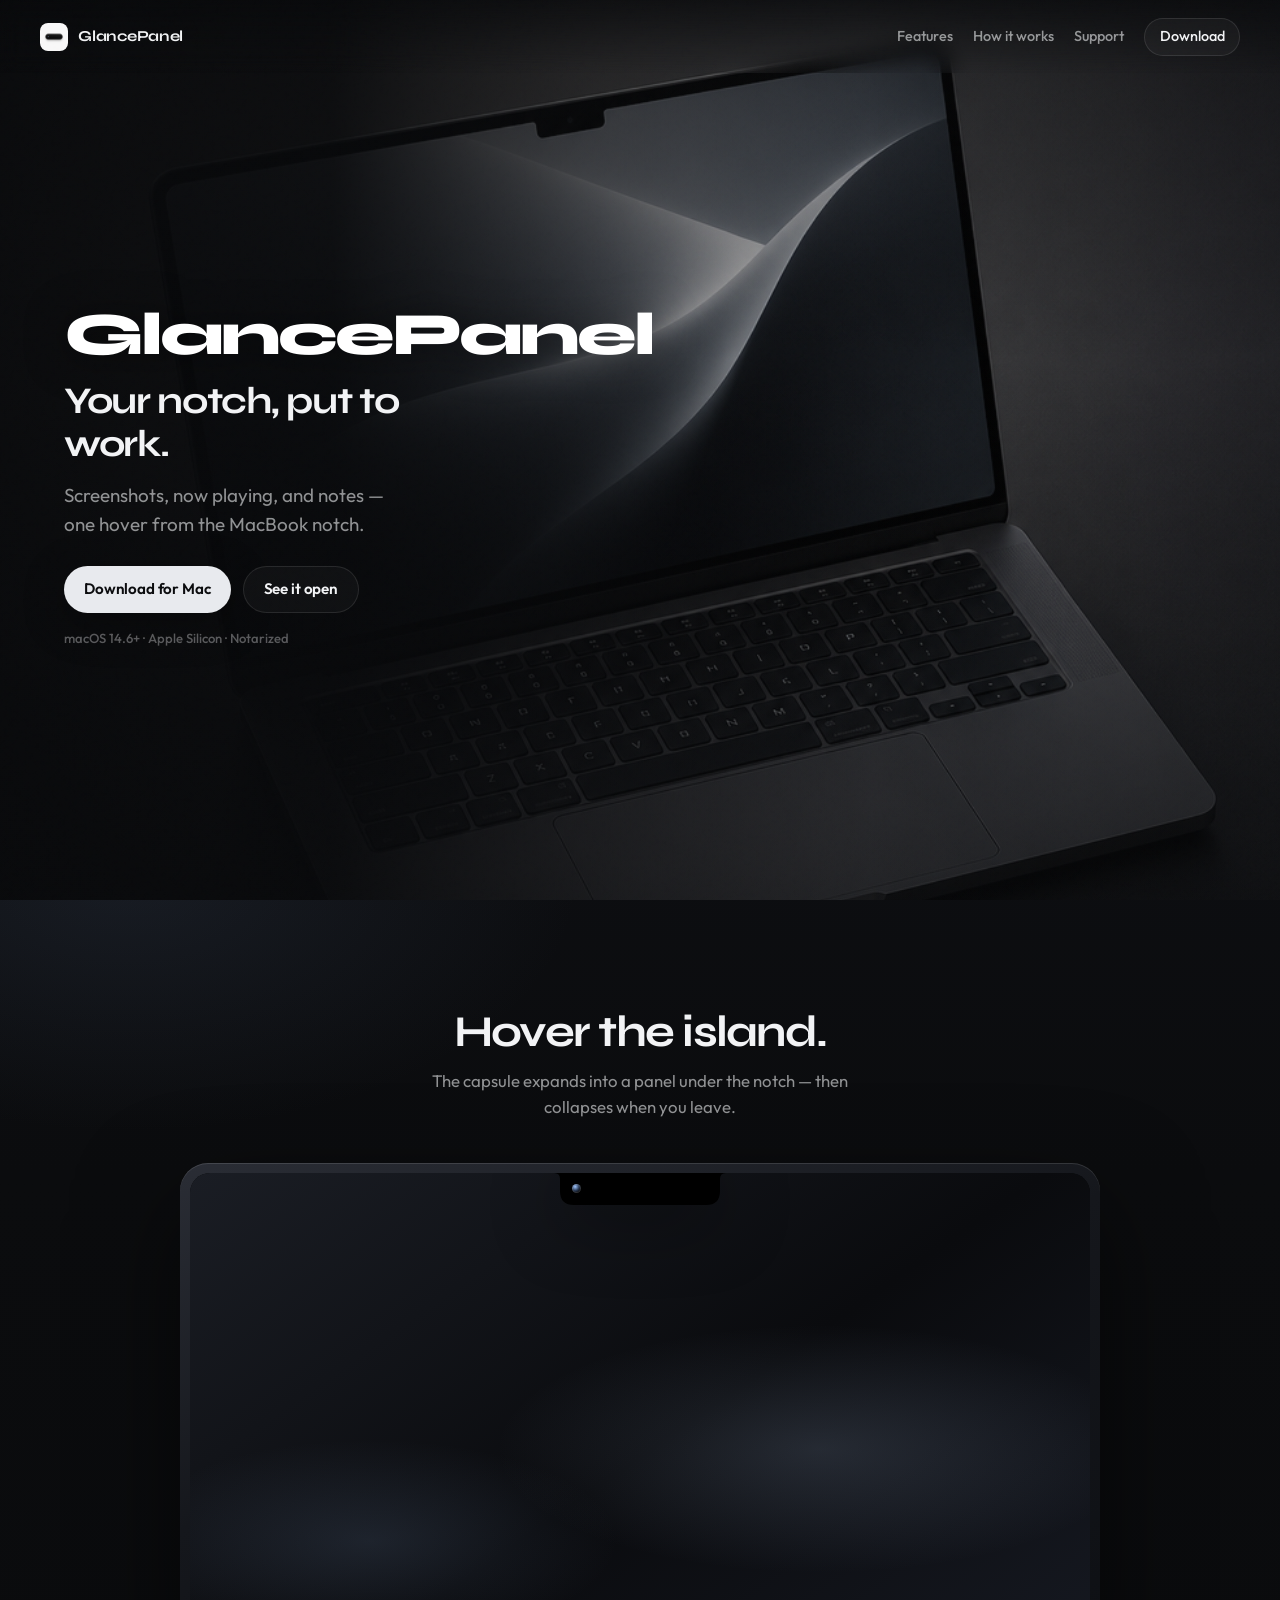
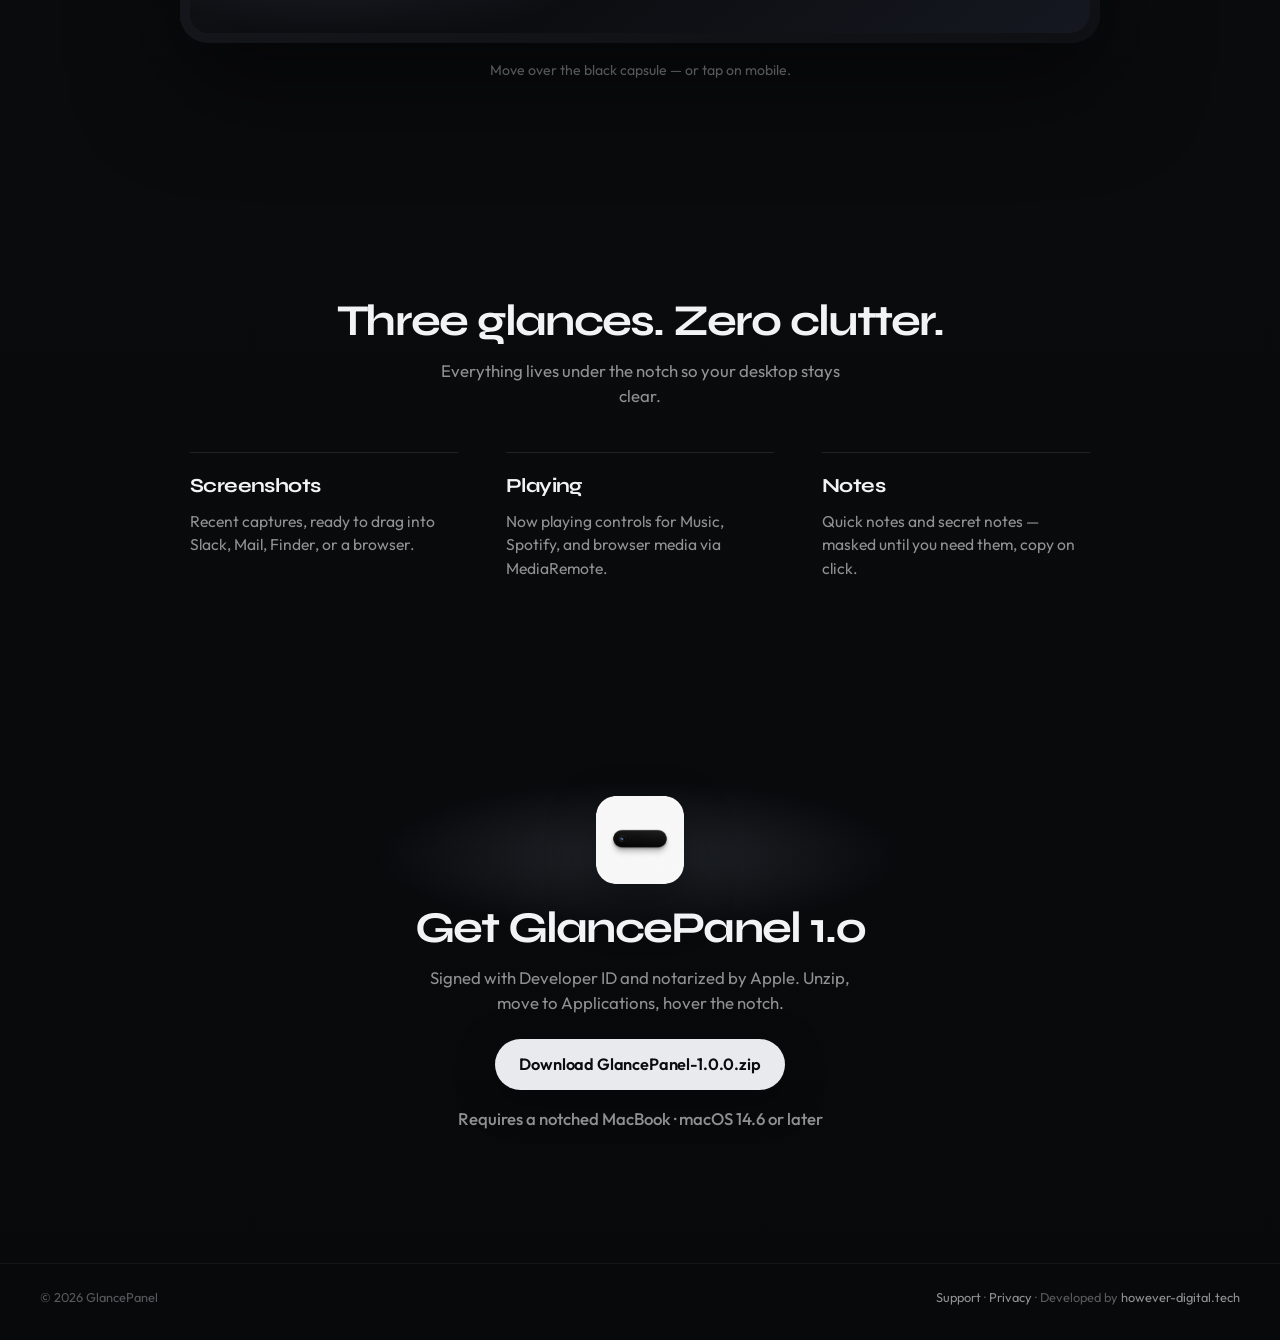
<file: index.html>
<!DOCTYPE html>
<html lang="en">
  <head>
    <meta charset="utf-8" />
    <meta name="viewport" content="width=device-width, initial-scale=1" />
    <title>GlancePanel — MacBook notch utility</title>
    <meta
      name="description"
      content="GlancePanel turns your MacBook notch into a panel for screenshots, now playing, and notes. Hover to open."
    />
    <meta property="og:title" content="GlancePanel" />
    <meta
      property="og:description"
      content="Screenshots, now playing, and notes — one hover from the notch."
    />
    <meta property="og:image" content="assets/hero-macbook.png" />
    <link rel="icon" type="image/png" sizes="32x32" href="assets/favicon-32.png" />
    <link rel="icon" type="image/png" sizes="128x128" href="assets/favicon-128.png" />
    <link rel="apple-touch-icon" href="assets/apple-touch-icon.png" />
    <link rel="preconnect" href="https://fonts.googleapis.com" />
    <link rel="preconnect" href="https://fonts.gstatic.com" crossorigin />
    <link
      href="https://fonts.googleapis.com/css2?family=Outfit:wght@400;500;600&family=Syne:wght@600;700;800&display=swap"
      rel="stylesheet"
    />
    <link rel="stylesheet" href="styles.css" />
  </head>
  <body>
    <div class="noise" aria-hidden="true"></div>

    <header class="site-header">
      <a class="brand-mark" href="#top" aria-label="GlancePanel home">
        <img src="assets/favicon-128.png" alt="" width="28" height="28" />
        <span>GlancePanel</span>
      </a>
      <nav class="nav">
        <a href="#features">Features</a>
        <a href="#how">How it works</a>
        <a href="support.html">Support</a>
        <a class="nav-cta" href="#download">Download</a>
      </nav>
    </header>

    <main id="top">
      <section class="hero">
        <div class="hero-media" aria-hidden="true">
          <img
            class="hero-photo"
            src="assets/hero-macbook.png"
            alt=""
            fetchpriority="high"
          />
          <div class="hero-veil"></div>
        </div>

        <div class="hero-copy">
          <p class="brand-hero">GlancePanel</p>
          <h1>Your notch, put to work.</h1>
          <p class="lede">
            Screenshots, now playing, and notes — one hover from the MacBook
            notch.
          </p>
          <div class="cta-row">
            <a class="btn btn-primary" href="download/GlancePanel-1.0.0.zip"
              >Download for Mac</a
            >
            <a class="btn btn-ghost" href="#how">See it open</a>
          </div>
          <p class="meta">macOS 14.6+ · Apple Silicon · Notarized</p>
        </div>
      </section>

      <section class="demo" id="how">
        <div class="section-intro">
          <h2>Hover the island.</h2>
          <p>The capsule expands into a panel under the notch — then collapses when you leave.</p>
        </div>

        <div class="demo-stage" data-demo>
          <div class="bezel">
            <div class="screen">
              <div class="wallpaper"></div>

              <div class="island" data-island>
                <svg class="island-shape" aria-hidden="true">
                  <path data-island-fill fill="#000" />
                  <path
                    data-island-stroke
                    fill="none"
                    stroke="rgba(255,255,255,0.12)"
                    stroke-width="0.5"
                    vector-effect="non-scaling-stroke"
                  />
                </svg>

                <div class="island-shell">
                  <div class="island-collapsed" aria-hidden="true">
                    <span class="lens"></span>
                  </div>

                  <!-- Content always at expanded size; shell clips it while morphing (like NotchView). -->
                  <div class="island-panel" data-panel>
                    <aside class="gp-sidebar">
                      <div class="gp-nav">
                        <button class="gp-mod is-active" type="button" data-mod="shots" aria-label="Screenshots" title="Screenshots">
                          <svg viewBox="0 0 24 24" fill="none" stroke="currentColor" stroke-width="1.7" stroke-linecap="round" stroke-linejoin="round"><path d="M3 7h3l1.2-2h9.6L18 7h3v12H3z"/><circle cx="12" cy="13" r="3.2"/></svg>
                        </button>
                        <button class="gp-mod" type="button" data-mod="play" aria-label="Playing" title="Playing">
                          <svg viewBox="0 0 24 24" fill="currentColor"><path d="M9 7.5v9l8-4.5-8-4.5z"/></svg>
                        </button>
                        <button class="gp-mod" type="button" data-mod="notes" aria-label="Notes" title="Notes">
                          <svg viewBox="0 0 24 24" fill="none" stroke="currentColor" stroke-width="1.7" stroke-linecap="round"><path d="M7 4h8l3 3v13H7z"/><path d="M15 4v3h3"/><path d="M9 11h7M9 14h5"/></svg>
                        </button>
                      </div>
                      <button class="gp-mod gp-gear" type="button" aria-label="Settings" title="Settings">
                        <svg viewBox="0 0 24 24" fill="none" stroke="currentColor" stroke-width="1.7"><circle cx="12" cy="12" r="3"/><path d="M12 3.5v2.2M12 18.3v2.2M4.9 6.5l1.6 1.6M17.5 15.9l1.6 1.6M3.5 12h2.2M18.3 12h2.2M4.9 17.5l1.6-1.6M17.5 8.1l1.6-1.6"/></svg>
                      </button>
                    </aside>

                    <div class="gp-main">
                      <div class="gp-pane is-active" data-pane="shots">
                        <div class="gp-head">
                          <span class="gp-title">Screenshots</span>
                        </div>
                        <div class="gp-module">
                          <div class="gp-strip">
                            <img src="assets/thumb-d.jpg" alt="" />
                            <img src="assets/thumb-e.jpg" alt="" />
                            <img src="assets/thumb-a.jpg" alt="" />
                            <img src="assets/thumb-b.jpg" alt="" />
                            <img src="assets/thumb-c.jpg" alt="" />
                          </div>
                        </div>
                      </div>

                      <div class="gp-pane" data-pane="play">
                        <div class="gp-player">
                          <div class="gp-player-top">
                            <div class="gp-art" aria-hidden="true">
                              <svg viewBox="0 0 24 24" fill="currentColor"><path d="M9 18V6l10-2v12"/><circle cx="7" cy="18" r="2.4"/><circle cx="17" cy="16" r="2.4"/></svg>
                            </div>
                            <div class="gp-track">
                              <p class="gp-track-title">Not Playing</p>
                              <p class="gp-track-artist">&nbsp;</p>
                            </div>
                            <div class="gp-eq" aria-hidden="true"><span></span><span></span><span></span></div>
                          </div>
                          <div class="gp-progress">
                            <div class="gp-bar"><i></i></div>
                            <div class="gp-times"><span>0:00</span><span>0:00</span></div>
                          </div>
                          <div class="gp-controls">
                            <button type="button" aria-label="Shuffle"><svg viewBox="0 0 24 24" fill="none" stroke="currentColor" stroke-width="1.8"><path d="M4 7h3l9 10h4"/><path d="M16 7h4v0M4 17h3l2.5-2.8"/><path d="M18 5l2 2-2 2"/></svg></button>
                            <button type="button" aria-label="Previous"><svg viewBox="0 0 24 24" fill="currentColor"><path d="M6 6h2v12H6zm3.5 6 8.5 5.5V6.5z"/></svg></button>
                            <button type="button" class="gp-play" aria-label="Play"><svg viewBox="0 0 24 24" fill="currentColor"><path d="M8 5.5v13l11-6.5L8 5.5z"/></svg></button>
                            <button type="button" aria-label="Next"><svg viewBox="0 0 24 24" fill="currentColor"><path d="M16 6h2v12h-2zM5 6.5v11L13.5 12z"/></svg></button>
                            <button type="button" aria-label="Favorite"><svg viewBox="0 0 24 24" fill="none" stroke="currentColor" stroke-width="1.7"><path d="m12 4.5 2.3 4.7 5.2.8-3.8 3.6.9 5.2L12 16.6 7.4 18.8l.9-5.2L4.5 10l5.2-.8z"/></svg></button>
                          </div>
                        </div>
                      </div>

                      <div class="gp-pane" data-pane="notes">
                        <div class="gp-head">
                          <span class="gp-title">Notes</span>
                          <button class="gp-plus" type="button" aria-label="Add note">+</button>
                        </div>
                        <div class="gp-module gp-notes">
                          <div class="gp-note">
                            <svg class="gp-ico" viewBox="0 0 24 24" fill="currentColor" aria-hidden="true"><path d="M4 7h16v1.5H4zm0 4.25h16v1.5H4zm0 4.25h16V17H4z"/></svg>
                            <svg class="gp-ico" viewBox="0 0 24 24" fill="none" stroke="currentColor" stroke-width="1.8" aria-hidden="true"><rect x="6" y="10" width="12" height="9" rx="2"/><path d="M8.5 10V8a3.5 3.5 0 0 1 7 0v2"/></svg>
                            <span class="gp-note-name">secret_2</span>
                            <span class="gp-note-val">********</span>
                            <span class="gp-note-actions">
                              <svg class="gp-ico" viewBox="0 0 24 24" fill="none" stroke="currentColor" stroke-width="1.7"><rect x="8" y="8" width="11" height="11" rx="2"/><path d="M5 16V6a2 2 0 0 1 2-2h10"/></svg>
                              <svg class="gp-ico" viewBox="0 0 24 24" fill="none" stroke="currentColor" stroke-width="1.7"><path d="M5 8h14M9 8V6h6v2m-7 0 1 12h6l1-12"/></svg>
                            </span>
                          </div>
                          <div class="gp-note">
                            <svg class="gp-ico" viewBox="0 0 24 24" fill="currentColor" aria-hidden="true"><path d="M4 7h16v1.5H4zm0 4.25h16v1.5H4zm0 4.25h16V17H4z"/></svg>
                            <svg class="gp-ico" viewBox="0 0 24 24" fill="none" stroke="currentColor" stroke-width="1.8" aria-hidden="true"><rect x="6" y="10" width="12" height="9" rx="2"/><path d="M8.5 10V8a3.5 3.5 0 0 1 7 0v2"/></svg>
                            <span class="gp-note-name">secret_1</span>
                            <span class="gp-note-val">********</span>
                            <span class="gp-note-actions">
                              <svg class="gp-ico" viewBox="0 0 24 24" fill="none" stroke="currentColor" stroke-width="1.7"><rect x="8" y="8" width="11" height="11" rx="2"/><path d="M5 16V6a2 2 0 0 1 2-2h10"/></svg>
                              <svg class="gp-ico" viewBox="0 0 24 24" fill="none" stroke="currentColor" stroke-width="1.7"><path d="M5 8h14M9 8V6h6v2m-7 0 1 12h6l1-12"/></svg>
                            </span>
                          </div>
                          <div class="gp-note">
                            <svg class="gp-ico" viewBox="0 0 24 24" fill="currentColor" aria-hidden="true"><path d="M4 7h16v1.5H4zm0 4.25h16v1.5H4zm0 4.25h16V17H4z"/></svg>
                            <svg class="gp-ico" viewBox="0 0 24 24" fill="none" stroke="currentColor" stroke-width="1.8" aria-hidden="true"><rect x="6" y="10" width="12" height="9" rx="2"/><path d="M8.5 10V8a3.5 3.5 0 0 1 7 0v2"/></svg>
                            <span class="gp-note-name">ssh root@83.2…</span>
                            <span class="gp-note-val">********</span>
                            <span class="gp-note-actions">
                              <svg class="gp-ico" viewBox="0 0 24 24" fill="none" stroke="currentColor" stroke-width="1.7"><rect x="8" y="8" width="11" height="11" rx="2"/><path d="M5 16V6a2 2 0 0 1 2-2h10"/></svg>
                              <svg class="gp-ico" viewBox="0 0 24 24" fill="none" stroke="currentColor" stroke-width="1.7"><path d="M5 8h14M9 8V6h6v2m-7 0 1 12h6l1-12"/></svg>
                            </span>
                          </div>
                        </div>
                      </div>
                    </div>
                  </div>
                </div>
              </div>
            </div>
          </div>
          <p class="demo-hint">Move over the black capsule — or tap on mobile.</p>
        </div>
      </section>

      <section class="features" id="features">
        <div class="section-intro">
          <h2>Three glances. Zero clutter.</h2>
          <p>Everything lives under the notch so your desktop stays clear.</p>
        </div>

        <ul class="feature-list">
          <li>
            <h3>Screenshots</h3>
            <p>Recent captures, ready to drag into Slack, Mail, Finder, or a browser.</p>
          </li>
          <li>
            <h3>Playing</h3>
            <p>Now playing controls for Music, Spotify, and browser media via MediaRemote.</p>
          </li>
          <li>
            <h3>Notes</h3>
            <p>Quick notes and secret notes — masked until you need them, copy on click.</p>
          </li>
        </ul>
      </section>

      <section class="download" id="download">
        <div class="download-inner">
          <img class="download-icon" src="assets/icon-rounded.png" alt="" width="88" height="88" />
          <h2>Get GlancePanel 1.0</h2>
          <p>
            Signed with Developer ID and notarized by Apple. Unzip, move to
            Applications, hover the notch.
          </p>
          <a class="btn btn-primary btn-lg" href="download/GlancePanel-1.0.0.zip"
            >Download GlancePanel-1.0.0.zip</a
          >
          <p class="meta">Requires a notched MacBook · macOS 14.6 or later</p>
        </div>
      </section>
    </main>

    <footer class="site-footer">
      <span>© 2026 GlancePanel</span>
      <span
        ><a href="support.html">Support</a>
        ·
        <a href="privacy.html">Privacy</a>
        · Developed by
        <a
          href="https://however-digital.tech"
          target="_blank"
          rel="noopener noreferrer"
          >however-digital.tech</a
        ></span
      >
    </footer>

    <script src="script.js"></script>
  </body>
</html>
</file>
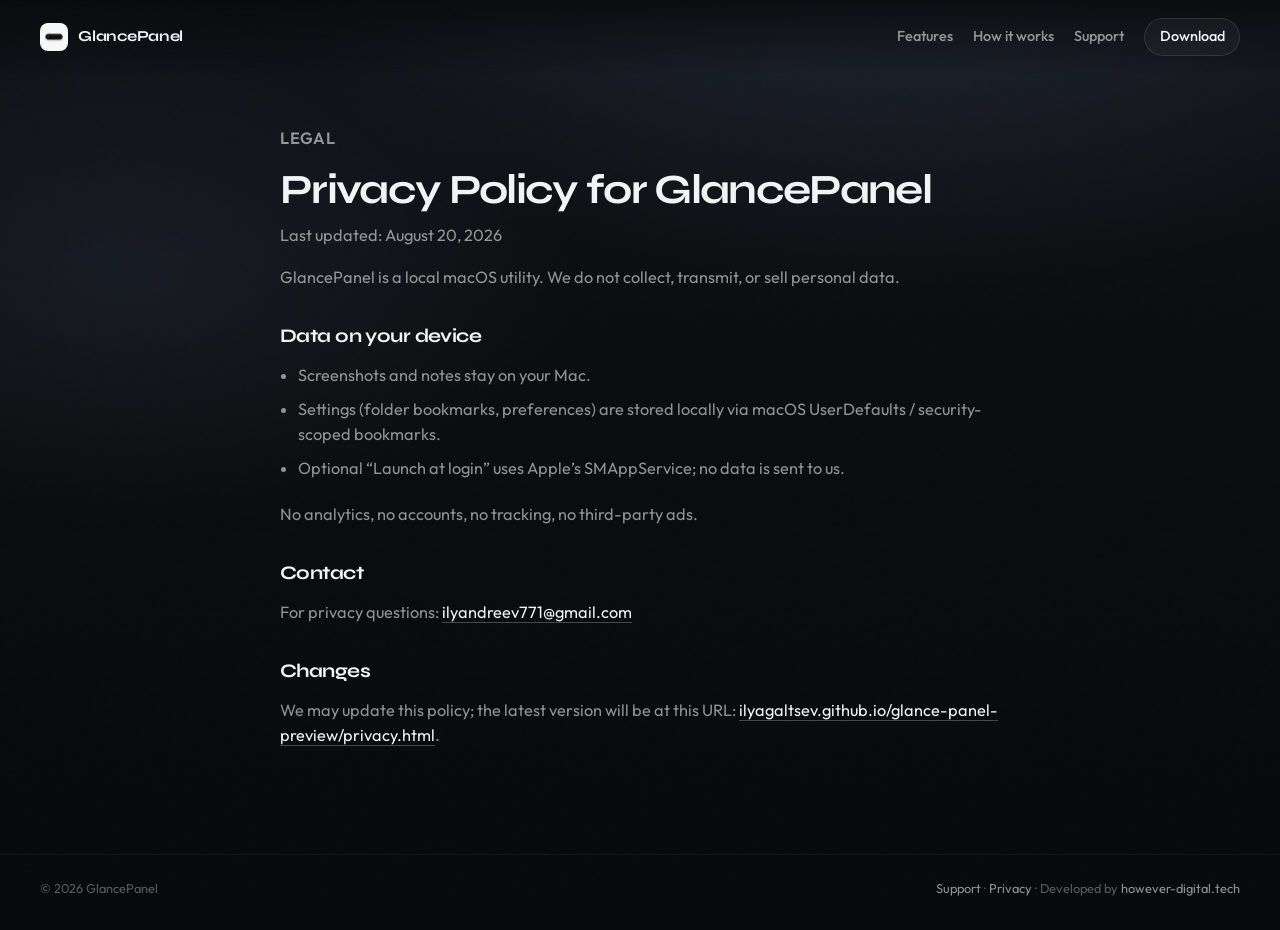
<file: privacy.html>
<!DOCTYPE html>
<html lang="en">
  <head>
    <meta charset="utf-8" />
    <meta name="viewport" content="width=device-width, initial-scale=1" />
    <title>Privacy Policy — GlancePanel</title>
    <meta
      name="description"
      content="Privacy Policy for GlancePanel. A local macOS utility — we do not collect, transmit, or sell personal data."
    />
    <link rel="icon" type="image/png" sizes="32x32" href="assets/favicon-32.png" />
    <link rel="icon" type="image/png" sizes="128x128" href="assets/favicon-128.png" />
    <link rel="apple-touch-icon" href="assets/apple-touch-icon.png" />
    <link rel="preconnect" href="https://fonts.googleapis.com" />
    <link rel="preconnect" href="https://fonts.gstatic.com" crossorigin />
    <link
      href="https://fonts.googleapis.com/css2?family=Outfit:wght@400;500;600&family=Syne:wght@600;700;800&display=swap"
      rel="stylesheet"
    />
    <link rel="stylesheet" href="styles.css" />
  </head>
  <body class="page-legal">
    <div class="noise" aria-hidden="true"></div>

    <header class="site-header">
      <a class="brand-mark" href="index.html" aria-label="GlancePanel home">
        <img src="assets/favicon-128.png" alt="" width="28" height="28" />
        <span>GlancePanel</span>
      </a>
      <nav class="nav">
        <a href="index.html#features">Features</a>
        <a href="index.html#how">How it works</a>
        <a href="support.html">Support</a>
        <a class="nav-cta" href="index.html#download">Download</a>
      </nav>
    </header>

    <main class="legal-main">
      <article class="legal-article">
        <p class="legal-eyebrow">Legal</p>
        <h1>Privacy Policy for GlancePanel</h1>
        <p class="legal-updated">Last updated: August 20, 2026</p>

        <p>
          GlancePanel is a local macOS utility. We do not collect, transmit, or
          sell personal data.
        </p>

        <h2>Data on your device</h2>
        <ul>
          <li>Screenshots and notes stay on your Mac.</li>
          <li>
            Settings (folder bookmarks, preferences) are stored locally via
            macOS UserDefaults / security-scoped bookmarks.
          </li>
          <li>
            Optional “Launch at login” uses Apple’s SMAppService; no data is
            sent to us.
          </li>
        </ul>

        <p>
          No analytics, no accounts, no tracking, no third-party ads.
        </p>

        <h2>Contact</h2>
        <p>
          For privacy questions:
          <a href="mailto:ilyandreev771@gmail.com">ilyandreev771@gmail.com</a>
        </p>

        <h2>Changes</h2>
        <p>
          We may update this policy; the latest version will be at this URL:
          <a href="https://ilyagaltsev.github.io/glance-panel-preview/privacy.html"
            >ilyagaltsev.github.io/glance-panel-preview/privacy.html</a
          >.
        </p>
      </article>
    </main>

    <footer class="site-footer">
      <span>© 2026 GlancePanel</span>
      <span
        ><a href="support.html">Support</a>
        ·
        <a href="privacy.html">Privacy</a>
        · Developed by
        <a
          href="https://however-digital.tech"
          target="_blank"
          rel="noopener noreferrer"
          >however-digital.tech</a
        ></span
      >
    </footer>
  </body>
</html>
</file>
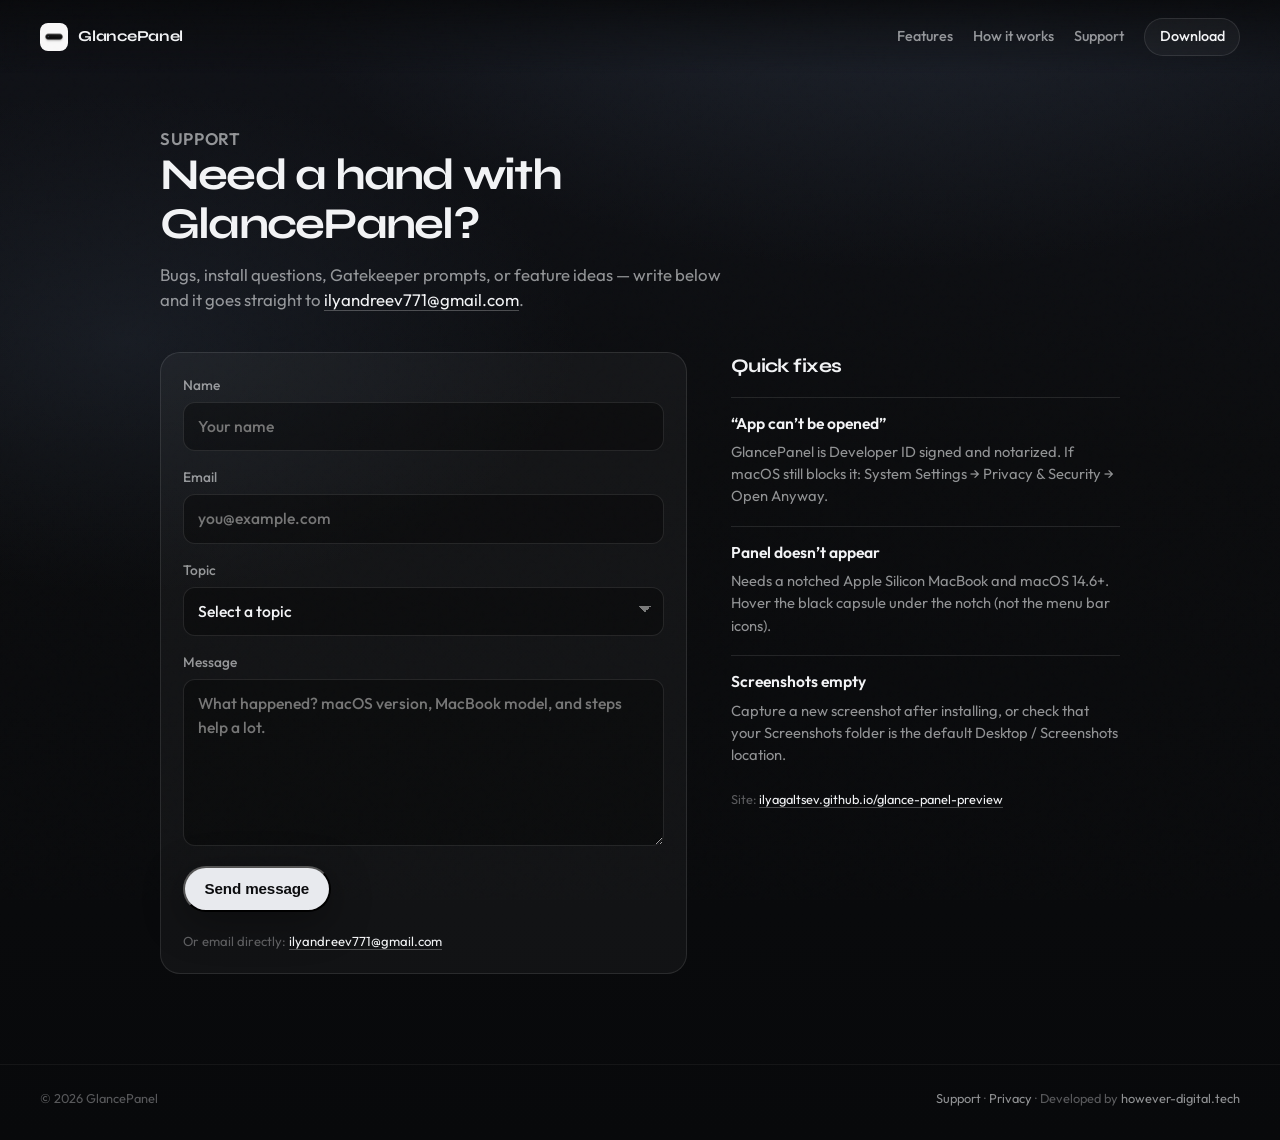
<file: support.html>
<!DOCTYPE html>
<html lang="en">
  <head>
    <meta charset="utf-8" />
    <meta name="viewport" content="width=device-width, initial-scale=1" />
    <title>Support — GlancePanel</title>
    <meta
      name="description"
      content="Get help with GlancePanel — MacBook notch utility. Contact support for bugs, install issues, and feedback."
    />
    <link rel="icon" type="image/png" sizes="32x32" href="assets/favicon-32.png" />
    <link rel="icon" type="image/png" sizes="128x128" href="assets/favicon-128.png" />
    <link rel="apple-touch-icon" href="assets/apple-touch-icon.png" />
    <link rel="preconnect" href="https://fonts.googleapis.com" />
    <link rel="preconnect" href="https://fonts.gstatic.com" crossorigin />
    <link
      href="https://fonts.googleapis.com/css2?family=Outfit:wght@400;500;600&family=Syne:wght@600;700;800&display=swap"
      rel="stylesheet"
    />
    <link rel="stylesheet" href="styles.css" />
  </head>
  <body class="page-support">
    <div class="noise" aria-hidden="true"></div>

    <header class="site-header">
      <a class="brand-mark" href="index.html" aria-label="GlancePanel home">
        <img src="assets/favicon-128.png" alt="" width="28" height="28" />
        <span>GlancePanel</span>
      </a>
      <nav class="nav">
        <a href="index.html#features">Features</a>
        <a href="index.html#how">How it works</a>
        <a href="support.html" aria-current="page">Support</a>
        <a class="nav-cta" href="index.html#download">Download</a>
      </nav>
    </header>

    <main class="support-main">
      <div class="support-intro">
        <p class="support-eyebrow">Support</p>
        <h1>Need a hand with GlancePanel?</h1>
        <p>
          Bugs, install questions, Gatekeeper prompts, or feature ideas — write
          below and it goes straight to
          <a href="mailto:ilyandreev771@gmail.com">ilyandreev771@gmail.com</a>.
        </p>
      </div>

      <div id="sent" class="support-toast" hidden>
        Thanks — your message was sent. We’ll get back to you by email.
      </div>

      <div class="support-grid">
        <form
          class="support-form"
          action="https://formsubmit.co/ilyandreev771@gmail.com"
          method="POST"
        >
          <input type="hidden" name="_subject" value="GlancePanel Support" />
          <input
            type="hidden"
            name="_next"
            value="https://ilyagaltsev.github.io/glance-panel-preview/support.html?sent=1"
          />
          <input type="hidden" name="_template" value="table" />
          <input type="text" name="_honey" class="support-honey" tabindex="-1" autocomplete="off" />

          <label>
            <span>Name</span>
            <input type="text" name="name" autocomplete="name" placeholder="Your name" />
          </label>

          <label>
            <span>Email</span>
            <input
              type="email"
              name="email"
              required
              autocomplete="email"
              placeholder="you@example.com"
            />
          </label>

          <label>
            <span>Topic</span>
            <select name="topic" required>
              <option value="" disabled selected>Select a topic</option>
              <option value="install">Install / Gatekeeper</option>
              <option value="bug">Bug report</option>
              <option value="feature">Feature request</option>
              <option value="other">Something else</option>
            </select>
          </label>

          <label>
            <span>Message</span>
            <textarea
              name="message"
              required
              rows="6"
              placeholder="What happened? macOS version, MacBook model, and steps help a lot."
            ></textarea>
          </label>

          <button class="btn btn-primary" type="submit">Send message</button>
          <p class="support-form-meta">
            Or email directly:
            <a href="mailto:ilyandreev771@gmail.com?subject=GlancePanel%20Support"
              >ilyandreev771@gmail.com</a
            >
          </p>
        </form>

        <aside class="support-aside">
          <h2>Quick fixes</h2>
          <ul class="support-faq">
            <li>
              <h3>“App can’t be opened”</h3>
              <p>
                GlancePanel is Developer ID signed and notarized. If macOS still
                blocks it: System Settings → Privacy &amp; Security → Open Anyway.
              </p>
            </li>
            <li>
              <h3>Panel doesn’t appear</h3>
              <p>
                Needs a notched Apple Silicon MacBook and macOS 14.6+. Hover the
                black capsule under the notch (not the menu bar icons).
              </p>
            </li>
            <li>
              <h3>Screenshots empty</h3>
              <p>
                Capture a new screenshot after installing, or check that your
                Screenshots folder is the default Desktop / Screenshots location.
              </p>
            </li>
          </ul>
          <p class="support-aside-meta">
            Site:
            <a href="https://ilyagaltsev.github.io/glance-panel-preview/"
              >ilyagaltsev.github.io/glance-panel-preview</a
            >
          </p>
        </aside>
      </div>
    </main>

    <footer class="site-footer">
      <span>© 2026 GlancePanel</span>
      <span
        ><a href="support.html">Support</a>
        ·
        <a href="privacy.html">Privacy</a>
        · Developed by
        <a
          href="https://however-digital.tech"
          target="_blank"
          rel="noopener noreferrer"
          >however-digital.tech</a
        ></span
      >
    </footer>

    <script>
      (() => {
        const params = new URLSearchParams(location.search);
        if (params.get("sent") === "1") {
          const toast = document.getElementById("sent");
          if (toast) {
            toast.hidden = false;
            history.replaceState({}, "", "support.html");
          }
        }
      })();
    </script>
  </body>
</html>
</file>
<file: styles.css>
:root {
  --bg: #0b0c0e;
  --bg-elevated: #12141a;
  --ink: #f2f3f5;
  --muted: rgba(242, 243, 245, 0.58);
  --faint: rgba(242, 243, 245, 0.34);
  --line: rgba(255, 255, 255, 0.1);
  --accent: #e8eaee;
  --accent-ink: #0b0c0e;
  --glow: rgba(180, 200, 230, 0.14);
  --font-display: "Syne", sans-serif;
  --font-body: "Outfit", sans-serif;
  --ease: cubic-bezier(0.22, 1, 0.36, 1);
}

*,
*::before,
*::after {
  box-sizing: border-box;
}

html {
  scroll-behavior: smooth;
}

body {
  margin: 0;
  min-height: 100vh;
  color: var(--ink);
  font-family: var(--font-body);
  font-weight: 400;
  line-height: 1.5;
  background:
    radial-gradient(1200px 700px at 70% -10%, rgba(120, 145, 180, 0.18), transparent 55%),
    radial-gradient(900px 500px at 10% 30%, rgba(70, 85, 110, 0.2), transparent 50%),
    linear-gradient(180deg, #101218 0%, var(--bg) 40%, #08090b 100%);
  overflow-x: hidden;
}

img {
  display: block;
  max-width: 100%;
}

a {
  color: inherit;
  text-decoration: none;
}

.noise {
  pointer-events: none;
  position: fixed;
  inset: 0;
  z-index: 50;
  opacity: 0.035;
  background-image: url("data:image/svg+xml,%3Csvg viewBox='0 0 200 200' xmlns='http://www.w3.org/2000/svg'%3E%3Cfilter id='n'%3E%3CfeTurbulence type='fractalNoise' baseFrequency='0.85' numOctaves='4' stitchTiles='stitch'/%3E%3C/filter%3E%3Crect width='100%25' height='100%25' filter='url(%23n)'/%3E%3C/svg%3E");
  mix-blend-mode: overlay;
}

/* Header */

.site-header {
  position: fixed;
  top: 0;
  left: 0;
  right: 0;
  z-index: 40;
  display: flex;
  align-items: center;
  justify-content: space-between;
  padding: 1.1rem clamp(1.25rem, 4vw, 2.5rem);
  background: linear-gradient(180deg, rgba(8, 9, 11, 0.72), transparent);
  backdrop-filter: blur(10px);
}

.brand-mark {
  display: inline-flex;
  align-items: center;
  gap: 0.65rem;
  font-family: var(--font-display);
  font-weight: 700;
  font-size: 0.95rem;
  letter-spacing: -0.02em;
}

.brand-mark img {
  border-radius: 8px;
}

.nav {
  display: flex;
  align-items: center;
  gap: 1.25rem;
}

.nav a {
  font-size: 0.9rem;
  font-weight: 500;
  color: var(--muted);
  transition: color 0.25s var(--ease);
}

.nav a:hover {
  color: var(--ink);
}

.nav-cta {
  padding: 0.45rem 0.9rem;
  border: 1px solid var(--line);
  border-radius: 999px;
  color: var(--ink) !important;
  background: rgba(255, 255, 255, 0.04);
}

/* Hero */

.hero {
  position: relative;
  min-height: 100svh;
  display: grid;
  align-items: center;
  padding: 0;
}

.hero-media {
  position: absolute;
  inset: 0;
  overflow: hidden;
}

.hero-photo {
  width: 100%;
  height: 100%;
  object-fit: cover;
  object-position: 78% 36%;
  transform: scale(1.04);
  animation: heroDrift 18s var(--ease) infinite alternate;
}

.hero-veil {
  position: absolute;
  inset: 0;
  background:
    linear-gradient(90deg, rgba(8, 9, 11, 0.98) 0%, rgba(8, 9, 11, 0.94) 26%, rgba(8, 9, 11, 0.55) 46%, rgba(8, 9, 11, 0.18) 68%, rgba(8, 9, 11, 0.35) 100%),
    linear-gradient(180deg, rgba(8, 9, 11, 0.5) 0%, transparent 40%, rgba(8, 9, 11, 0.65) 100%);
}

.hero-copy {
  position: relative;
  z-index: 2;
  width: min(480px, 92%);
  padding: clamp(5.5rem, 12vh, 7rem) clamp(1.25rem, 5vw, 4rem) clamp(2.5rem, 6vh, 4rem);
  animation: rise 0.9s var(--ease) both;
}

.brand-hero {
  margin: 0 0 0.85rem;
  font-family: var(--font-display);
  font-weight: 800;
  font-size: clamp(2.5rem, 5.2vw, 3.75rem);
  letter-spacing: -0.05em;
  line-height: 1;
  color: #fff;
  text-shadow: 0 2px 40px rgba(0, 0, 0, 0.55);
}

.hero h1 {
  margin: 0 0 1rem;
  max-width: 12ch;
  font-family: var(--font-display);
  font-weight: 700;
  font-size: clamp(1.55rem, 3.4vw, 2.35rem);
  letter-spacing: -0.035em;
  line-height: 1.15;
}

.lede {
  margin: 0 0 1.75rem;
  max-width: 34ch;
  color: var(--muted);
  font-size: clamp(1.02rem, 2vw, 1.18rem);
  font-weight: 400;
}

.cta-row {
  display: flex;
  flex-wrap: wrap;
  gap: 0.75rem;
  margin-bottom: 1rem;
}

.btn {
  display: inline-flex;
  align-items: center;
  justify-content: center;
  min-height: 2.85rem;
  padding: 0.7rem 1.25rem;
  border-radius: 999px;
  font-weight: 600;
  font-size: 0.95rem;
  letter-spacing: -0.01em;
  transition:
    transform 0.3s var(--ease),
    background 0.3s var(--ease),
    border-color 0.3s var(--ease),
    box-shadow 0.3s var(--ease);
}

.btn-primary {
  background: var(--accent);
  color: var(--accent-ink);
  box-shadow: 0 10px 40px rgba(0, 0, 0, 0.35);
}

.btn-primary:hover {
  transform: translateY(-2px);
  box-shadow: 0 16px 48px rgba(0, 0, 0, 0.45);
}

.btn-ghost {
  border: 1px solid var(--line);
  background: rgba(255, 255, 255, 0.03);
  color: var(--ink);
}

.btn-ghost:hover {
  border-color: rgba(255, 255, 255, 0.28);
  background: rgba(255, 255, 255, 0.06);
}

.btn-lg {
  min-height: 3.2rem;
  padding-inline: 1.5rem;
  font-size: 1.02rem;
}

.meta {
  margin: 0;
  color: var(--faint);
  font-size: 0.82rem;
  font-weight: 500;
}

/* Sections */

.section-intro {
  width: min(720px, 100%);
  margin: 0 auto 2.75rem;
  text-align: center;
  padding-inline: 1.25rem;
}

.section-intro h2,
.download h2 {
  margin: 0 0 0.75rem;
  font-family: var(--font-display);
  font-weight: 700;
  font-size: clamp(1.8rem, 4vw, 2.75rem);
  letter-spacing: -0.04em;
  line-height: 1.1;
}

.section-intro p,
.download p {
  margin: 0 auto;
  max-width: 40ch;
  color: var(--muted);
  font-size: 1.05rem;
}

.demo,
.features,
.download {
  padding: clamp(4.5rem, 12vh, 7.5rem) 0;
}

/* Interactive demo */

.demo-stage {
  width: min(920px, calc(100% - 2rem));
  margin: 0 auto;
}

.bezel {
  border-radius: 28px;
  padding: 10px;
  background: linear-gradient(160deg, #2a2d35, #15171c 45%, #0e1014);
  box-shadow:
    0 40px 100px rgba(0, 0, 0, 0.55),
    inset 0 1px 0 rgba(255, 255, 255, 0.12);
}

.screen {
  position: relative;
  height: clamp(320px, 52vw, 460px);
  border-radius: 20px;
  overflow: hidden;
  background: #050607;
  isolation: isolate;
}

.wallpaper {
  position: absolute;
  inset: 0;
  background:
    radial-gradient(ellipse 60% 45% at 70% 60%, rgba(150, 170, 200, 0.18), transparent 60%),
    radial-gradient(ellipse 50% 40% at 20% 80%, rgba(90, 110, 140, 0.22), transparent 55%),
    linear-gradient(145deg, #1a1d24 0%, #0a0b0e 55%, #151820 100%);
  animation: wallpaperShift 12s ease-in-out infinite alternate;
}

/* Real Mac notch drop: flush to top, concave ears, rounded bottom.
   Shell morphs; panel content stays at expanded size and is clipped (NotchView). */
.island {
  --panel-w: 640px;
  --panel-h: 176px;
  /* spring(duration: 0.38, bounce: 0) ≈ */
  --notch-spring: cubic-bezier(0.32, 0.72, 0, 1);
  position: absolute;
  top: 0;
  left: 50%;
  transform: translateX(-50%);
  z-index: 4;
  width: 172px;
  height: 32px;
  transition:
    width 0.38s var(--notch-spring),
    height 0.38s var(--notch-spring);
  cursor: pointer;
}

.island.is-open,
.demo-stage:hover .island,
.demo-stage:focus-within .island {
  width: min(var(--panel-w), calc(100% - 24px));
  height: min(var(--panel-h), calc(100% - 40px));
}

.island-shape {
  position: absolute;
  inset: 0;
  width: 100%;
  height: 100%;
  display: block;
  overflow: visible;
  pointer-events: none;
  filter: drop-shadow(0 14px 36px rgba(0, 0, 0, 0.45));
}

.island-shell {
  position: relative;
  z-index: 1;
  width: 100%;
  height: 100%;
  overflow: hidden;
}

.island-collapsed {
  position: absolute;
  inset: 0;
  z-index: 2;
  display: flex;
  align-items: center;
  justify-content: flex-start;
  padding-left: 18px;
  opacity: 1;
  transition: opacity 0.12s ease;
  pointer-events: none;
}

.lens {
  width: 9px;
  height: 9px;
  border-radius: 50%;
  background:
    radial-gradient(circle at 35% 30%, #9ec5ff, #2a3a55 45%, #0a0c10 70%);
  box-shadow: inset 0 0 0 1px rgba(255, 255, 255, 0.15);
}

.island.is-open .island-collapsed,
.demo-stage:hover .island-collapsed,
.demo-stage:focus-within .island-collapsed {
  opacity: 0;
}

.island-panel {
  position: absolute;
  top: 0;
  left: 50%;
  width: var(--panel-w);
  height: var(--panel-h);
  transform: translateX(-50%);
  display: flex;
  gap: 10px;
  padding: 6px 28px 12px 26px;
  box-sizing: border-box;
  color: rgba(255, 255, 255, 0.92);
  opacity: 0;
  pointer-events: none;
  transition: opacity 0.08s linear;
}

.island.is-open .island-panel,
.demo-stage:hover .island-panel,
.demo-stage:focus-within .island-panel {
  opacity: 1;
  pointer-events: auto;
}

/* Sidebar — matches NotchView moduleSidebar */
.gp-sidebar {
  width: 34px;
  flex: 0 0 34px;
  display: flex;
  flex-direction: column;
  justify-content: space-between;
  padding: 3px;
  border-radius: 12px;
  background: rgba(255, 255, 255, 0.06);
  align-self: stretch;
}

.gp-nav {
  display: flex;
  flex-direction: column;
  gap: 4px;
}

.gp-mod {
  width: 28px;
  height: 28px;
  border: 0;
  border-radius: 8px;
  background: transparent;
  color: rgba(255, 255, 255, 0.36);
  display: grid;
  place-items: center;
  cursor: pointer;
  padding: 0;
  transition: background 0.12s ease, color 0.12s ease;
}

.gp-mod svg {
  width: 13px;
  height: 13px;
}

.gp-mod:hover {
  background: rgba(255, 255, 255, 0.08);
  color: rgba(255, 255, 255, 0.92);
}

.gp-mod.is-active {
  background: rgba(255, 255, 255, 0.16);
  color: rgba(255, 255, 255, 0.92);
}

.gp-gear {
  margin-top: auto;
}

.gp-main {
  flex: 1;
  min-width: 0;
  display: flex;
  flex-direction: column;
  gap: 6px;
}

.gp-pane {
  display: none;
  flex: 1;
  min-height: 0;
  flex-direction: column;
  gap: 6px;
}

.gp-pane.is-active {
  display: flex;
}

.gp-head {
  display: flex;
  align-items: center;
  justify-content: space-between;
  height: 26px;
  flex: 0 0 26px;
}

.gp-title {
  font-size: 13px;
  font-weight: 600;
  letter-spacing: -0.01em;
}

.gp-plus {
  width: 26px;
  height: 26px;
  border: 0;
  border-radius: 50%;
  background: rgba(255, 255, 255, 0.12);
  color: rgba(255, 255, 255, 0.92);
  font-size: 16px;
  line-height: 1;
  cursor: pointer;
}

.gp-module {
  flex: 1;
  min-height: 0;
  border-radius: 14px;
  background: rgba(255, 255, 255, 0.08);
  padding: 8px;
  overflow: hidden;
}

.gp-strip {
  display: flex;
  gap: 8px;
  height: 100%;
  overflow: hidden;
}

.gp-strip img {
  height: 100%;
  width: auto;
  aspect-ratio: 16 / 10;
  object-fit: cover;
  border-radius: 10px;
  flex: 0 0 auto;
}

/* Playing — no title chrome, like MediaModule */
.gp-pane[data-pane="play"] {
  padding-top: 10px;
}

.gp-player {
  display: flex;
  flex-direction: column;
  gap: 12px;
  max-width: 520px;
  width: 100%;
  margin: 0 auto;
  padding-top: 4px;
}

.gp-player-top {
  display: flex;
  align-items: center;
  gap: 12px;
}

.gp-art {
  width: 40px;
  height: 40px;
  border-radius: 7px;
  background: rgba(255, 255, 255, 0.08);
  color: rgba(255, 255, 255, 0.36);
  display: grid;
  place-items: center;
  flex: 0 0 40px;
}

.gp-art svg {
  width: 14px;
  height: 14px;
}

.gp-track {
  flex: 1;
  min-width: 0;
}

.gp-track-title {
  margin: 0;
  font-size: 15px;
  font-weight: 600;
  line-height: 1.2;
}

.gp-track-artist {
  margin: 1px 0 0;
  font-size: 12px;
  font-weight: 500;
  color: rgba(255, 255, 255, 0.55);
  min-height: 1em;
}

.gp-eq {
  display: flex;
  align-items: flex-end;
  gap: 2px;
  height: 14px;
  width: 16px;
  opacity: 0.35;
}

.gp-eq span {
  width: 3px;
  border-radius: 1px;
  background: rgba(255, 255, 255, 0.7);
  height: 40%;
}

.gp-eq span:nth-child(2) {
  height: 70%;
}

.gp-eq span:nth-child(3) {
  height: 50%;
}

.gp-progress {
  display: flex;
  flex-direction: column;
  gap: 5px;
}

.gp-bar {
  height: 4px;
  border-radius: 99px;
  background: rgba(255, 255, 255, 0.1);
  overflow: hidden;
}

.gp-bar i {
  display: block;
  width: 0%;
  height: 100%;
  background: rgba(255, 255, 255, 0.35);
}

.gp-times {
  display: flex;
  justify-content: space-between;
  font-size: 10px;
  font-weight: 500;
  font-variant-numeric: tabular-nums;
  color: rgba(255, 255, 255, 0.36);
}

.gp-controls {
  display: flex;
  justify-content: center;
  align-items: center;
  gap: 18px;
}

.gp-controls button {
  width: 28px;
  height: 28px;
  border: 0;
  background: transparent;
  color: rgba(255, 255, 255, 0.55);
  display: grid;
  place-items: center;
  padding: 0;
  cursor: default;
}

.gp-controls button svg {
  width: 15px;
  height: 15px;
}

.gp-controls .gp-play {
  color: rgba(255, 255, 255, 0.92);
}

.gp-controls .gp-play svg {
  width: 18px;
  height: 18px;
}

/* Notes list */
.gp-notes {
  padding: 0;
  background: rgba(255, 255, 255, 0.04);
  border-radius: 8px;
  display: flex;
  flex-direction: column;
}

.gp-note {
  display: grid;
  grid-template-columns: 14px 12px minmax(0, 1.1fr) auto auto;
  gap: 8px;
  align-items: center;
  padding: 8px 10px;
  font-size: 12px;
  font-weight: 500;
  border-bottom: 1px solid rgba(255, 255, 255, 0.08);
}

.gp-note:last-child {
  border-bottom: 0;
}

.gp-ico {
  width: 12px;
  height: 12px;
  color: rgba(255, 255, 255, 0.4);
}

.gp-note-name {
  overflow: hidden;
  text-overflow: ellipsis;
  white-space: nowrap;
}

.gp-note-val {
  color: rgba(255, 255, 255, 0.45);
  letter-spacing: 0.06em;
  font-variant-numeric: tabular-nums;
}

.gp-note-actions {
  display: inline-flex;
  gap: 8px;
  align-items: center;
}

.demo-hint {
  margin: 1.1rem 0 0;
  text-align: center;
  color: var(--faint);
  font-size: 0.88rem;
}

/* Features */

.feature-list {
  list-style: none;
  margin: 0 auto;
  padding: 0 clamp(1.25rem, 4vw, 2.5rem);
  width: min(980px, 100%);
  display: grid;
  grid-template-columns: repeat(3, 1fr);
  gap: clamp(1.5rem, 4vw, 3rem);
}

.feature-list h3 {
  margin: 0 0 0.55rem;
  font-family: var(--font-display);
  font-size: 1.25rem;
  font-weight: 700;
  letter-spacing: -0.03em;
}

.feature-list p {
  margin: 0;
  color: var(--muted);
  font-size: 0.98rem;
}

.feature-list li {
  padding-top: 1.1rem;
  border-top: 1px solid var(--line);
  animation: rise 0.8s var(--ease) both;
}

.feature-list li:nth-child(2) {
  animation-delay: 0.08s;
}

.feature-list li:nth-child(3) {
  animation-delay: 0.16s;
}

/* Download */

.download {
  position: relative;
}

.download::before {
  content: "";
  position: absolute;
  inset: 10% 20% auto;
  height: 220px;
  background: radial-gradient(closest-side, var(--glow), transparent 70%);
  pointer-events: none;
}

.download-inner {
  position: relative;
  width: min(560px, calc(100% - 2rem));
  margin: 0 auto;
  text-align: center;
}

.download-icon {
  margin: 0 auto 1.25rem;
  border-radius: 22%;
  box-shadow: 0 20px 50px rgba(0, 0, 0, 0.4);
}

.download p {
  margin-bottom: 1.5rem;
}

.download .meta {
  margin-top: 1rem;
}

/* Support page */

.page-support .site-header {
  background: linear-gradient(180deg, rgba(8, 9, 11, 0.85), transparent);
}

.support-main {
  width: min(960px, calc(100% - 2rem));
  margin: 0 auto;
  padding: clamp(6rem, 14vh, 8rem) 0 clamp(4rem, 10vh, 6rem);
}

.support-intro {
  max-width: 36rem;
  margin-bottom: 2.5rem;
}

.support-eyebrow {
  margin: 0 0 0.6rem;
  font-size: 0.85rem;
  font-weight: 600;
  letter-spacing: 0.04em;
  text-transform: uppercase;
  color: var(--faint);
}

.support-intro h1 {
  margin: 0 0 0.85rem;
  font-family: var(--font-display);
  font-weight: 700;
  font-size: clamp(1.9rem, 4.5vw, 2.75rem);
  letter-spacing: -0.04em;
  line-height: 1.1;
}

.support-intro p {
  margin: 0;
  color: var(--muted);
  font-size: 1.05rem;
}

.support-intro a,
.support-form-meta a,
.support-aside-meta a {
  color: var(--ink);
  border-bottom: 1px solid rgba(255, 255, 255, 0.25);
}

.support-toast {
  margin-bottom: 1.5rem;
  padding: 0.9rem 1.1rem;
  border-radius: 14px;
  background: rgba(120, 190, 140, 0.12);
  border: 1px solid rgba(160, 220, 180, 0.25);
  color: #d8f0e0;
  font-size: 0.95rem;
}

.support-grid {
  display: grid;
  grid-template-columns: minmax(0, 1.15fr) minmax(0, 0.85fr);
  gap: clamp(1.5rem, 4vw, 2.75rem);
  align-items: start;
}

.support-form {
  position: relative;
  display: flex;
  flex-direction: column;
  gap: 1rem;
  padding: 1.35rem;
  border-radius: 20px;
  background: rgba(255, 255, 255, 0.04);
  border: 1px solid var(--line);
}

.support-honey {
  position: absolute;
  left: -9999px;
  opacity: 0;
  height: 0;
  width: 0;
}

.support-form label {
  display: flex;
  flex-direction: column;
  gap: 0.4rem;
  font-size: 0.86rem;
  font-weight: 500;
  color: var(--muted);
}

.support-form input,
.support-form select,
.support-form textarea {
  width: 100%;
  border: 1px solid var(--line);
  border-radius: 12px;
  background: rgba(0, 0, 0, 0.35);
  color: var(--ink);
  font: inherit;
  font-size: 0.98rem;
  padding: 0.75rem 0.9rem;
  outline: none;
  transition: border-color 0.2s var(--ease);
}

.support-form textarea {
  resize: vertical;
  min-height: 8rem;
}

.support-form input:focus,
.support-form select:focus,
.support-form textarea:focus {
  border-color: rgba(255, 255, 255, 0.35);
}

.support-form select {
  appearance: none;
  background-image: linear-gradient(45deg, transparent 50%, rgba(255, 255, 255, 0.45) 50%),
    linear-gradient(135deg, rgba(255, 255, 255, 0.45) 50%, transparent 50%);
  background-position: calc(100% - 18px) calc(50% - 2px), calc(100% - 12px) calc(50% - 2px);
  background-size: 6px 6px, 6px 6px;
  background-repeat: no-repeat;
}

.support-form .btn {
  align-self: flex-start;
  margin-top: 0.25rem;
}

.support-form-meta {
  margin: 0.25rem 0 0;
  font-size: 0.82rem;
  color: var(--faint);
}

.support-aside h2 {
  margin: 0 0 1rem;
  font-family: var(--font-display);
  font-size: 1.2rem;
  letter-spacing: -0.03em;
}

.support-faq {
  list-style: none;
  margin: 0;
  padding: 0;
  display: flex;
  flex-direction: column;
  gap: 1.15rem;
}

.support-faq li {
  padding-top: 0.9rem;
  border-top: 1px solid var(--line);
}

.support-faq h3 {
  margin: 0 0 0.35rem;
  font-size: 0.98rem;
  font-weight: 600;
}

.support-faq p {
  margin: 0;
  color: var(--muted);
  font-size: 0.92rem;
}

.support-aside-meta {
  margin: 1.5rem 0 0;
  font-size: 0.8rem;
  color: var(--faint);
}

/* Legal / privacy */

.page-legal .site-header {
  background: linear-gradient(180deg, rgba(8, 9, 11, 0.85), transparent);
}

.legal-main {
  width: min(720px, calc(100% - 2rem));
  margin: 0 auto;
  padding: clamp(6rem, 14vh, 8rem) 0 clamp(4rem, 10vh, 6rem);
}

.legal-article {
  animation: rise 0.7s var(--ease) both;
}

.legal-eyebrow {
  margin: 0 0 0.6rem;
  font-size: 0.85rem;
  font-weight: 600;
  letter-spacing: 0.04em;
  text-transform: uppercase;
  color: var(--faint);
}

.legal-article h1 {
  margin: 0 0 0.65rem;
  font-family: var(--font-display);
  font-weight: 700;
  font-size: clamp(1.9rem, 4.5vw, 2.6rem);
  letter-spacing: -0.04em;
  line-height: 1.1;
}

.legal-updated {
  margin: 0 0 1.75rem;
  color: var(--faint);
  font-size: 0.9rem;
}

.legal-article h2 {
  margin: 2rem 0 0.75rem;
  font-family: var(--font-display);
  font-size: 1.2rem;
  font-weight: 700;
  letter-spacing: -0.03em;
}

.legal-article p {
  margin: 0 0 1rem;
  color: var(--muted);
  font-size: 1.02rem;
  line-height: 1.55;
}

.legal-article ul {
  margin: 0 0 1.25rem;
  padding-left: 1.15rem;
  color: var(--muted);
  font-size: 1.02rem;
  line-height: 1.55;
}

.legal-article li {
  margin-bottom: 0.55rem;
}

.legal-article a {
  color: var(--ink);
  border-bottom: 1px solid rgba(255, 255, 255, 0.25);
}

/* Footer */

.site-footer {
  display: flex;
  justify-content: space-between;
  gap: 1rem;
  padding: 1.5rem clamp(1.25rem, 4vw, 2.5rem) 2rem;
  color: var(--faint);
  font-size: 0.8rem;
  border-top: 1px solid rgba(255, 255, 255, 0.05);
}

.site-footer a {
  color: var(--muted);
  border-bottom: 1px solid transparent;
  transition: color 0.25s var(--ease), border-color 0.25s var(--ease);
}

.site-footer a:hover {
  color: var(--ink);
  border-bottom-color: rgba(255, 255, 255, 0.35);
}

/* Motion */

@keyframes rise {
  from {
    opacity: 0;
    transform: translateY(18px);
  }
  to {
    opacity: 1;
    transform: none;
  }
}

@keyframes heroDrift {
  from {
    transform: scale(1.04) translate3d(0, 0, 0);
  }
  to {
    transform: scale(1.08) translate3d(-1.5%, 1%, 0);
  }
}

@keyframes wallpaperShift {
  from {
    filter: hue-rotate(0deg);
  }
  to {
    filter: hue-rotate(12deg);
  }
}

@keyframes paneIn {
  from {
    opacity: 0;
    transform: translateY(6px);
  }
  to {
    opacity: 1;
    transform: none;
  }
}

@media (prefers-reduced-motion: reduce) {
  *,
  *::before,
  *::after {
    animation: none !important;
    transition: none !important;
  }
}

@media (max-width: 800px) {
  .nav a:not(.nav-cta):not([href*="support"]) {
    display: none;
  }

  .brand-hero {
    font-size: clamp(2.35rem, 10vw, 3.1rem);
  }

  .hero-veil {
    background:
      linear-gradient(180deg, rgba(8, 9, 11, 0.5) 0%, rgba(8, 9, 11, 0.62) 35%, rgba(8, 9, 11, 0.95) 78%),
      linear-gradient(90deg, rgba(8, 9, 11, 0.7), transparent 75%);
  }

  .hero-photo {
    object-position: 78% 40%;
  }

  .feature-list {
    grid-template-columns: 1fr;
    gap: 1.75rem;
  }

  .island.is-open,
  .demo-stage:hover .island,
  .demo-stage:focus-within .island {
    width: min(94%, calc(100% - 16px));
    height: min(176px, calc(100% - 36px));
  }

  .island {
    --panel-w: 100%;
  }

  .island-panel {
    width: 100%;
    left: 0;
    transform: none;
  }

  .support-grid {
    grid-template-columns: 1fr;
  }
}
</file>
